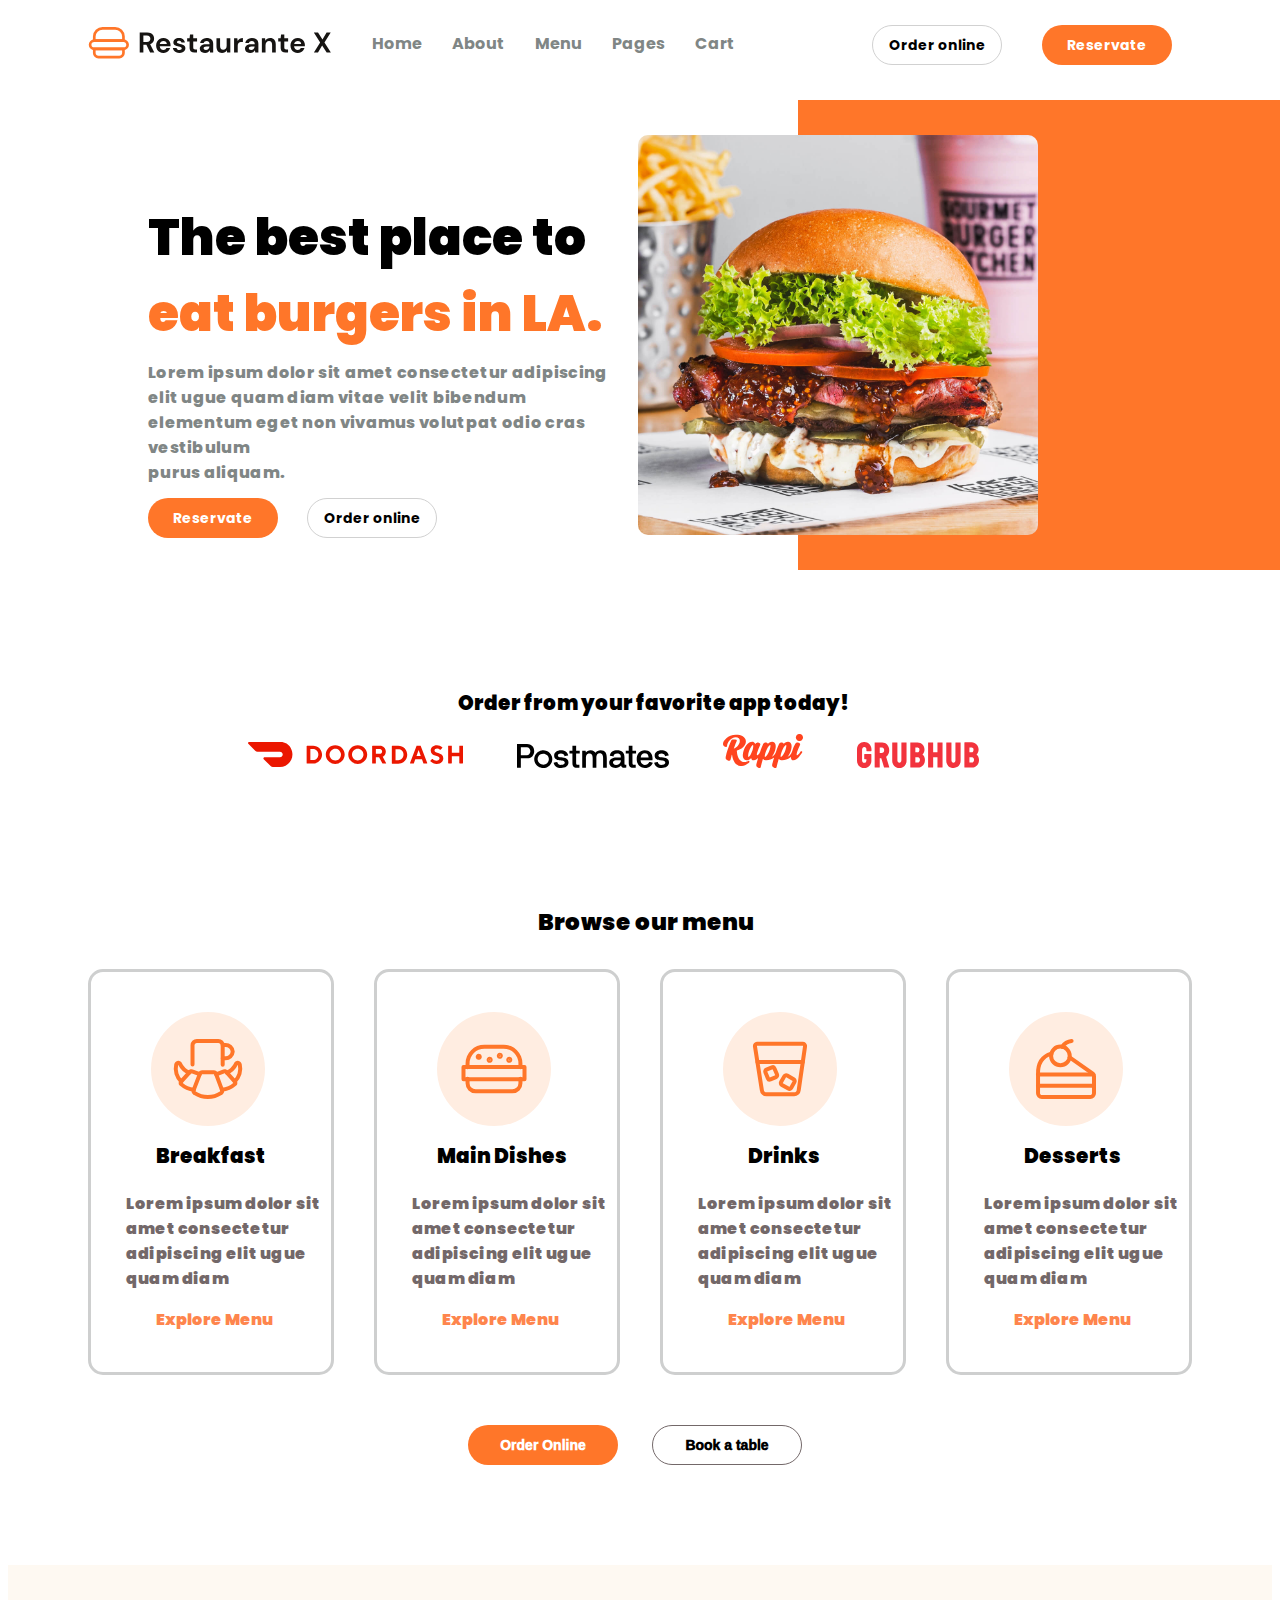
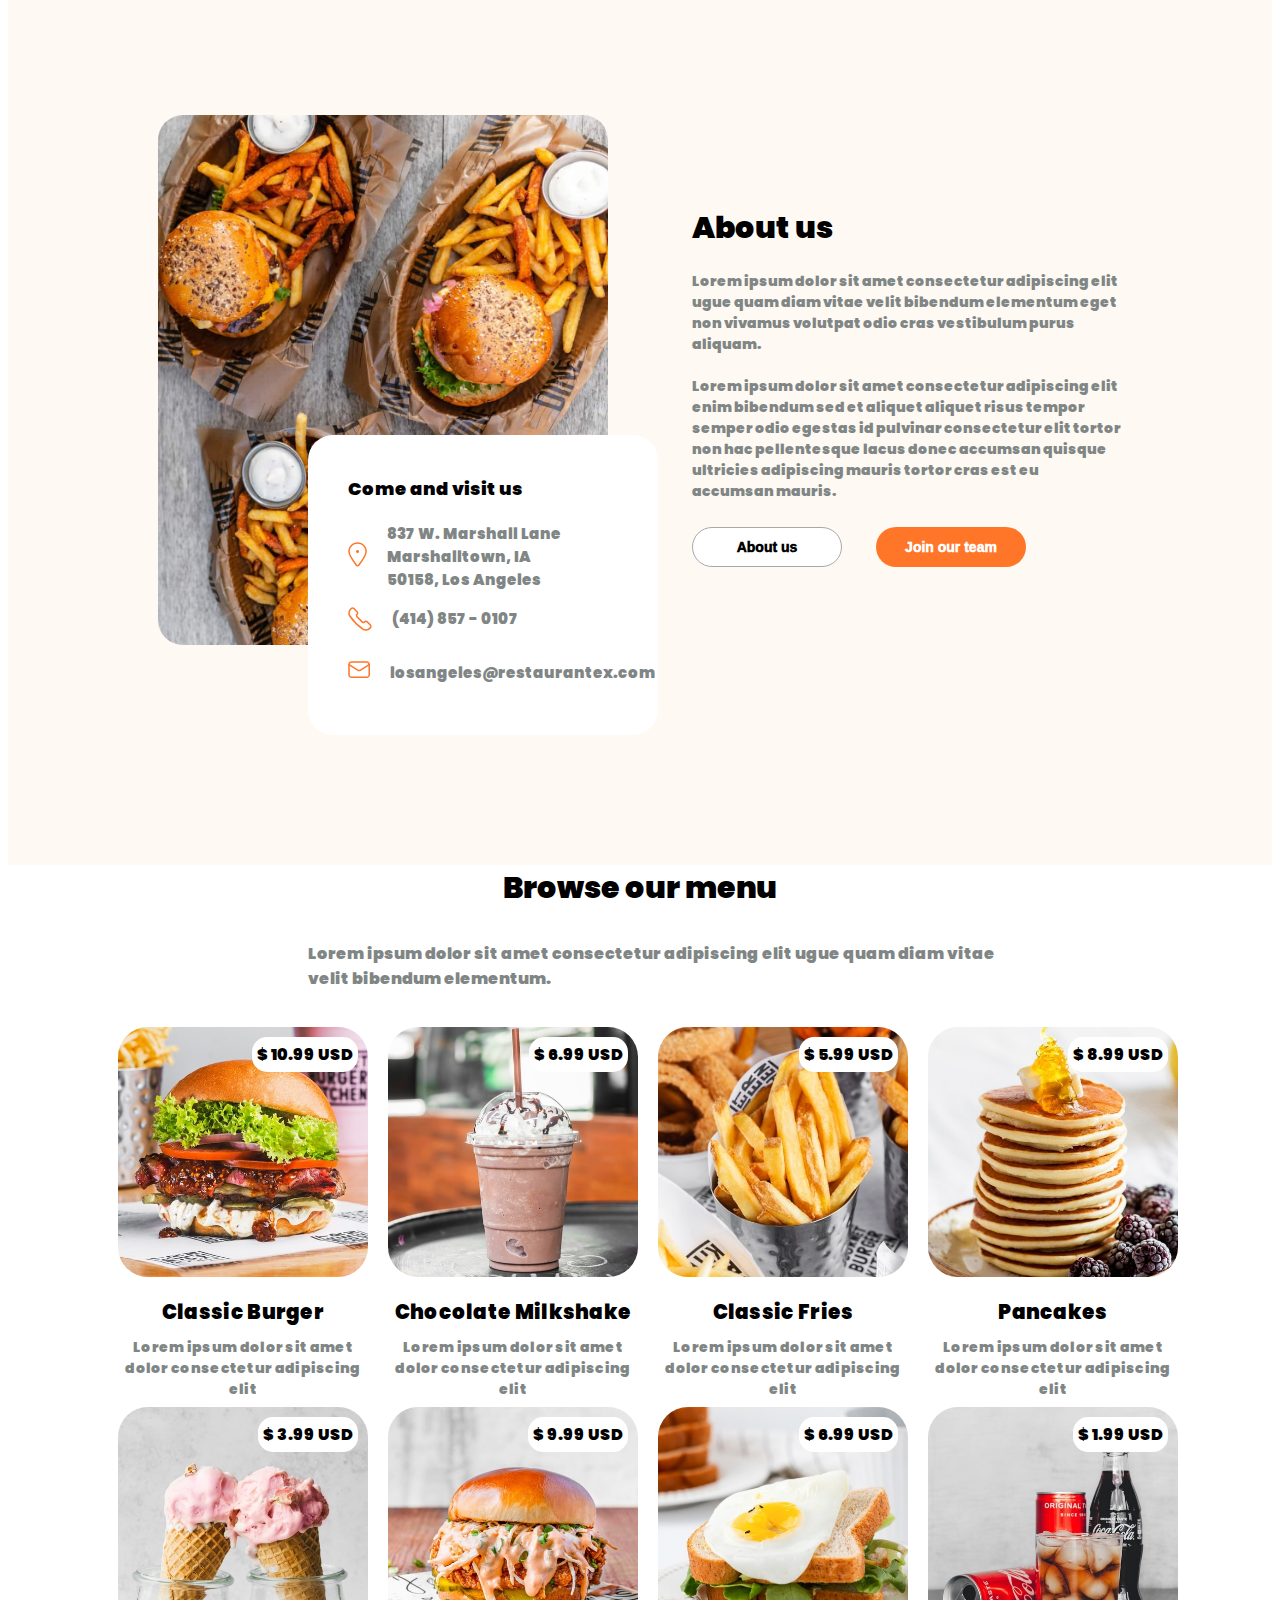
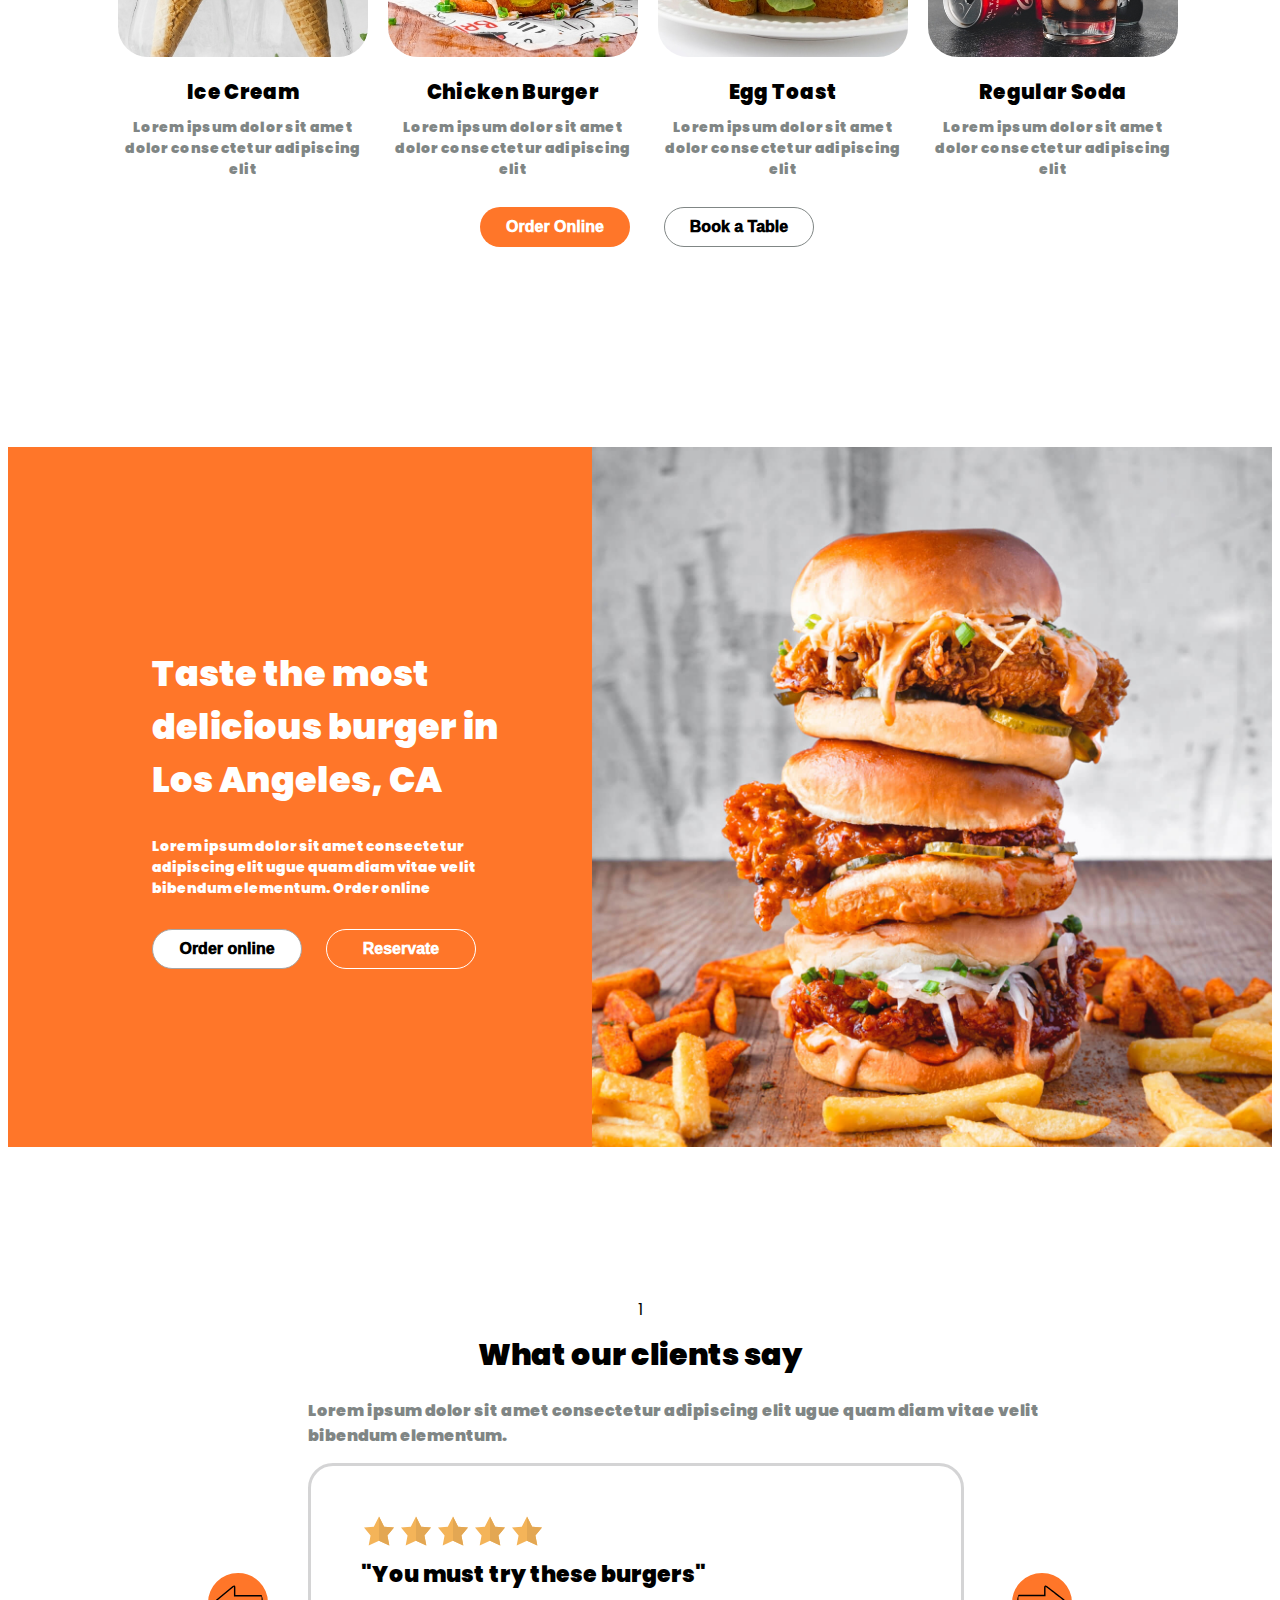
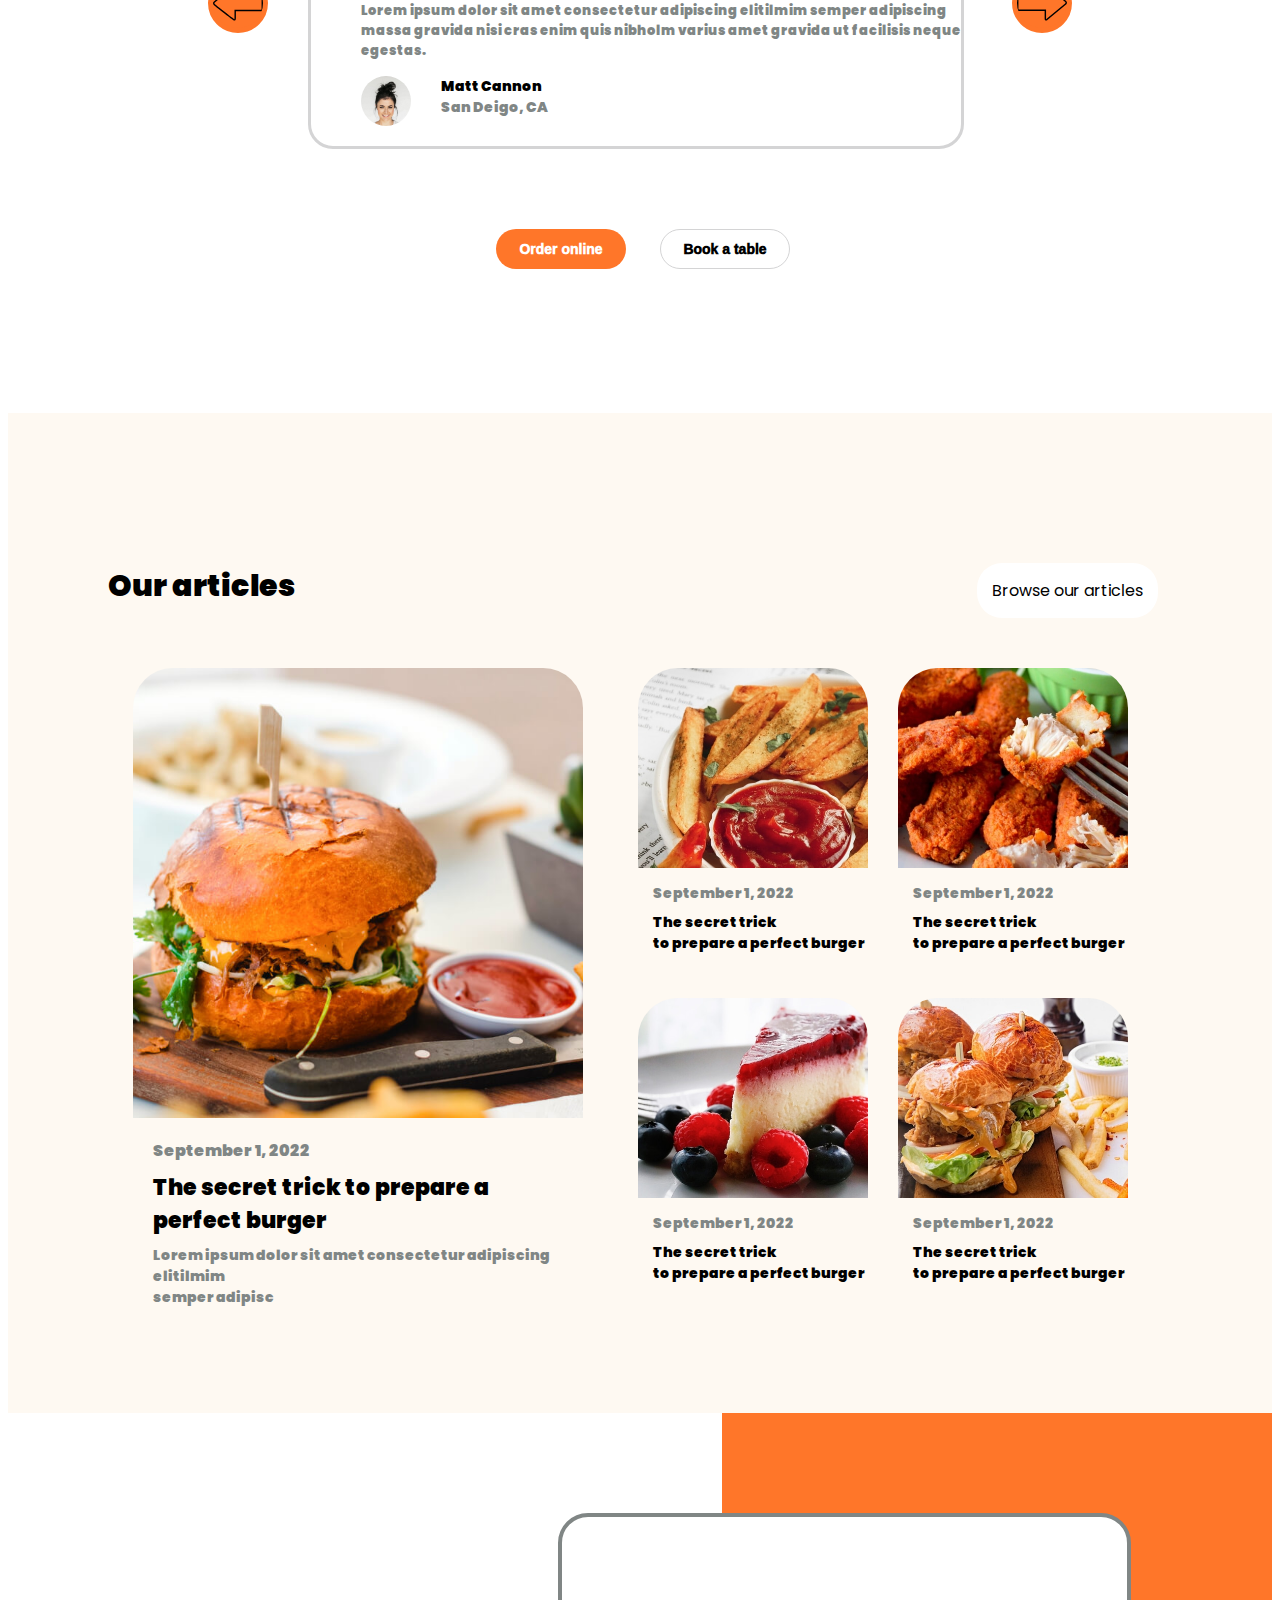
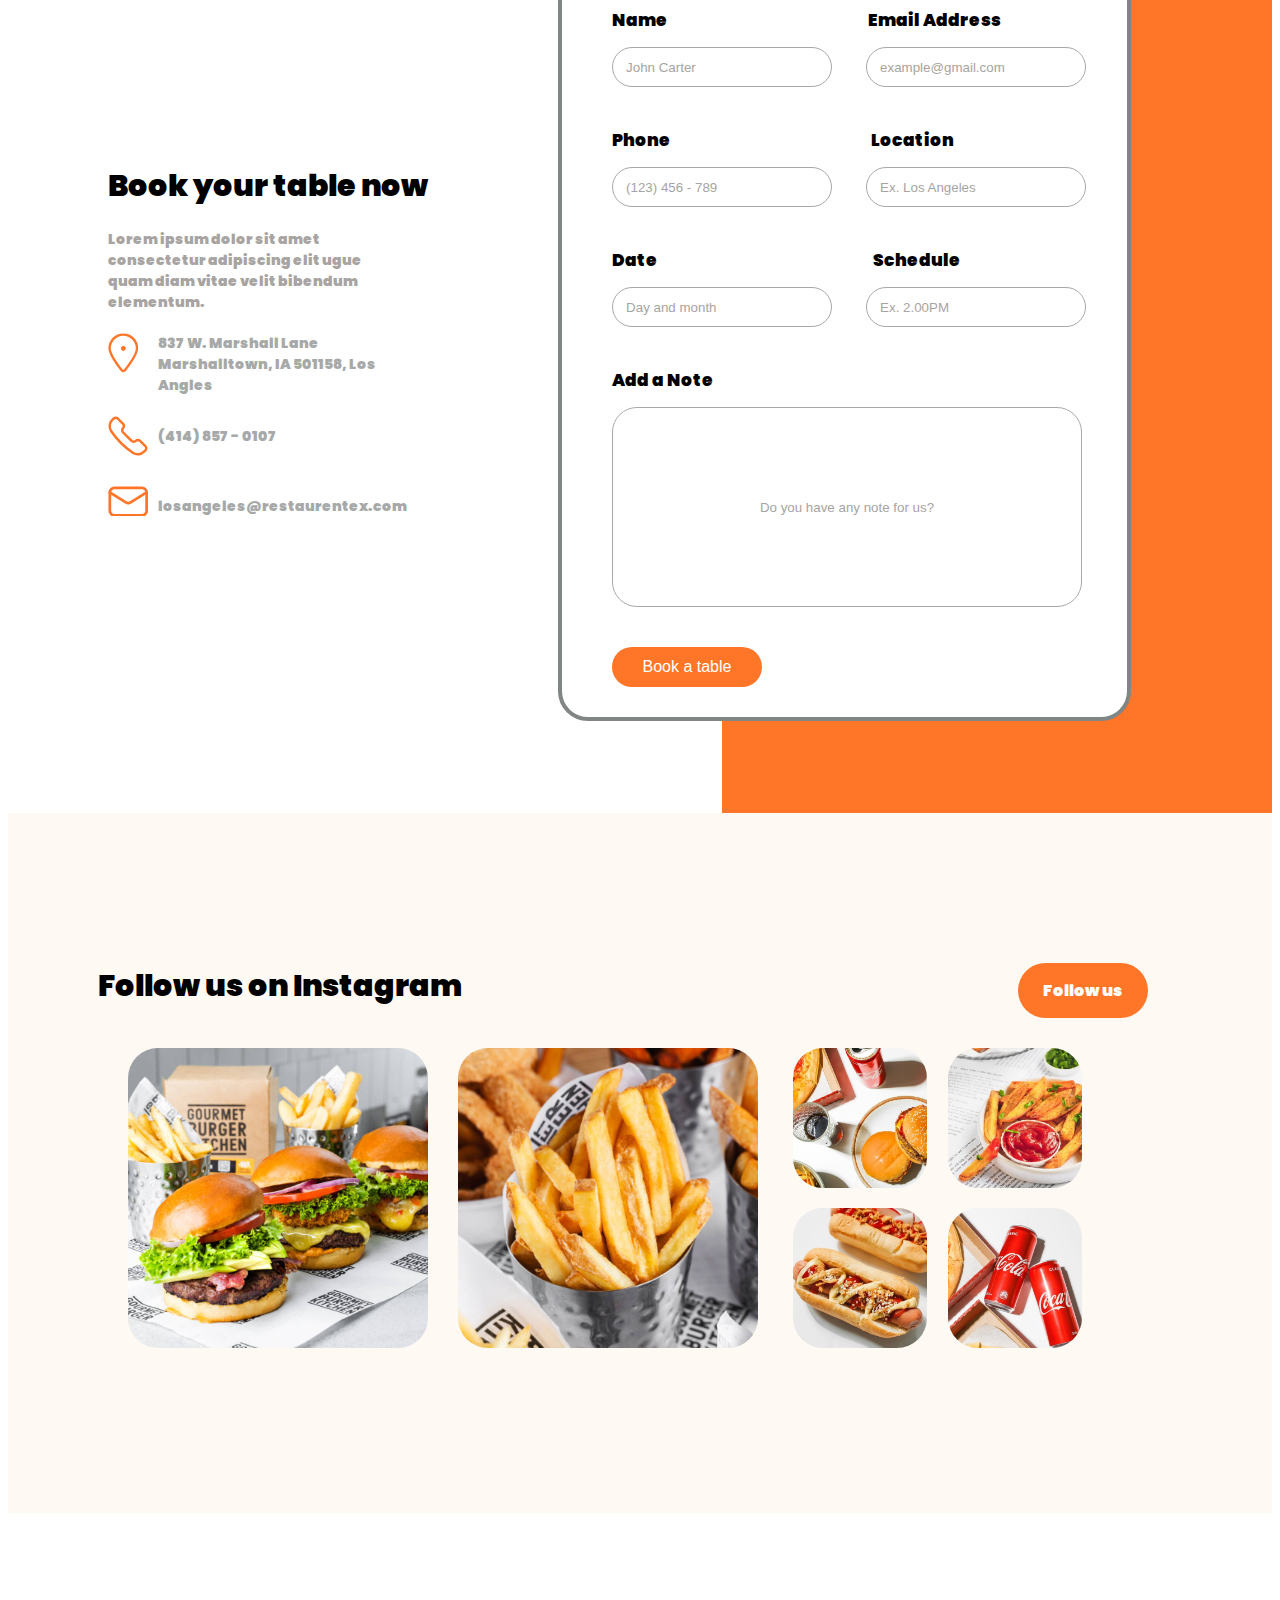
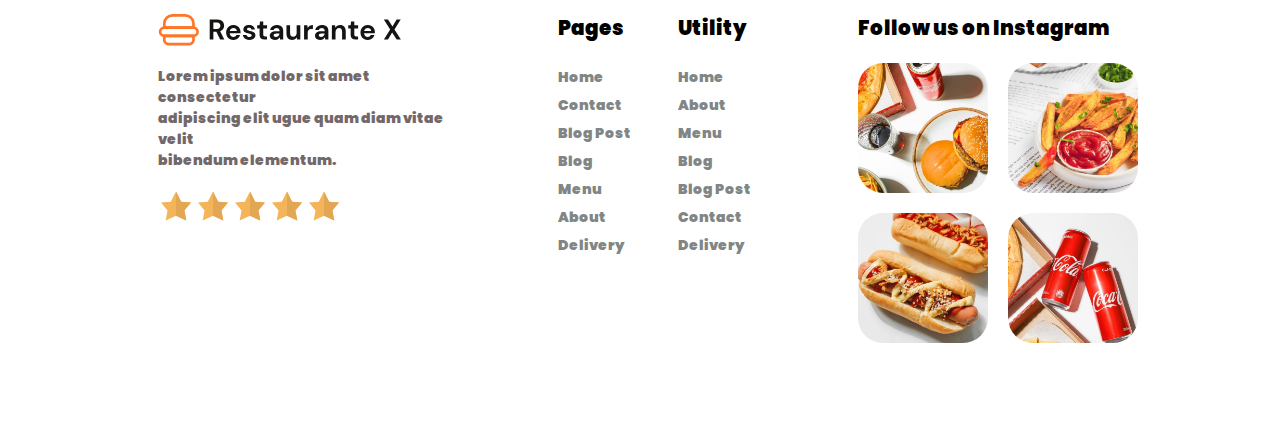
<file: my_app/index.html>
<html>
    <head>
        <title>Atri App</title>

        <link rel="stylesheet" href="styles.css">
        <link rel="preconnect" href="https://fonts.googleapis.com">
        <link rel="preconnect" href="https://fonts.gstatic.com" crossorigin>
        <link href="https://fonts.googleapis.com/css2?family=Poppins:wght@300&display=swap" rel="stylesheet">
        <meta name="viewport" content="width=device-width, initial-scale=1, shrink-to-fit=no">
    </head>
    <body>
        <div class="nav">
            <img src="images/logo.svg" id="logo"></img>

            <ul class="buttons-list">
                <li class="buttons-li">
                    <a href="#" class="buttons">Home</a>
                </li>
                <li class="buttons-li">
                    <a href="#" class="buttons">About</a>
                </li>
                <li class="buttons-li">
                    <a href="#" class="buttons">Menu</a>
                </li>
                <li class="buttons-li">
                    <a href="#" class="buttons">Pages</a>
                </li>
                <li class="buttons-li">
                    <a href="#" class="buttons">Cart</a>
                </li>
            </ul>

            <button class="reservate">Reservate</button>
            <button class="order-online">Order online</button>
        </div>

        <div class="main-content">
            <div class="orange"></div>

            <div class="burger"></div>

            <div class="burger-title-1">The best place to</div>
            <div class="burger-title-2">eat burgers in LA.</div>

            <div class="burger-text">Lorem ipsum dolor sit amet 
                consectetur adipiscing <br>elit ugue quam diam vitae 
                velit bibendum elementum eget non vivamus volutpat 
                odio cras vestibulum <br>purus aliquam.</div>

            <button class="burger-reservate">Reservate</button>
            <button class="burger-order-online">Order online</button>
        </div>

        <div >
            <div class="postmates">Order from your favorite app today!</div>
            <div class="apps-list">
                <ul class="apps">
                    <li class="app">
                        <img src="images/doordash.svg"></img>
                    </li>
                    <li class="app">
                        <img src="images/postamtes.svg"></img>
                    </li>
                    <li class="app">
                        <img src="images/rappi.svg"></img>
                    </li>
                    <li class="app">
                        <img src="images/grubhub.svg"></img>
                    </li>
                </ul>
            </div>
        </div>


        <div class="section-3">
            <div id="browse-head">Browse our menu</div>
            
            <ul class="section-3-list">
                <li class="section-3-items">
                    <div class="section-3-box">
                        <img src="images/breakfast.svg" class="section-3-img"></img>
                        <p class="section-3-title">Breakfast<br></p>
                        <p class="section-3-con">
                            Lorem ipsum dolor sit amet consectetur 
                            adipiscing elit ugue quam diam
                        </p>
                        <p class="section-3-but">Explore Menu</p>
                    </div>
                </li>
                <li class="section-3-items">
                    <div class="section-3-box">
                        <img src="images/main-dishes.svg" class="section-3-img"></img>
                        <p class="section-3-title" style="margin-left : 60px">Main Dishes<br></p>
                        <p class="section-3-con">
                            Lorem ipsum dolor sit amet consectetur 
                            adipiscing elit ugue quam diam
                        </p>
                        <p class="section-3-but">Explore Menu</p>

                    </div>
                </li>
                <li class="section-3-items">
                    <div class="section-3-box">
                        <img src="images/drinks.svg" class="section-3-img"></img>
                        <p class="section-3-title" style="margin-left : 85px">Drinks<br></p>
                        <p class="section-3-con">
                            Lorem ipsum dolor sit amet consectetur 
                            adipiscing elit ugue quam diam
                        </p>
                        <p class="section-3-but">Explore Menu</p>
                    </div>
                </li>
                <li class="section-3-items">
                    <div class="section-3-box">
                        <img src="images/desserts.svg" class="section-3-img"></img>
                        <p class="section-3-title" style = "margin-left: 75px">Desserts<br></p>
                        <p class="section-3-con">
                            Lorem ipsum dolor sit amet consectetur 
                            adipiscing elit ugue quam diam
                        </p>
                        <p class="section-3-but">Explore Menu</p>
                    </div>
                </li>
            </ul>

            <button class="section-3-button" id="order">Order Online</button>
            <button class="section-3-button" id="book">Book a table</button>
        </div>

        <div class="about-section">
            <div class="img-section"></div>
            <div class="contact-section">
                <div id="come-visit-us">Come and visit us</div>
                <div class="icons">
                    <img src="images/map-icon.svg" style="padding-top : 20px" ></img>
                    <a id="map-details">837 W. Marshall Lane<br> Marshalltown, 
                        IA <br>50158, Los Angeles</a>
                    <div></div>
                    <img src="images/phone-icon.svg" style = "padding-top : 40px"></img>
                    <a id="phone-details">(414) 857 - 0107</a>
                    <div></div>
                    <img src="images/email.svg" style="padding-top : 30px"></img>
                    <a id="email-details">losangeles@restaurantex.com</a>
                </div>
            </div>
            <div class="about-us">
                <div id="about-us">About us</div>
                <div id="about-us-content">Lorem ipsum dolor sit amet consectetur adipiscing 
                    elit ugue quam diam vitae velit bibendum elementum 
                    eget non vivamus volutpat odio cras vestibulum purus
                     aliquam.<br><br>
                    Lorem ipsum dolor sit amet consectetur adipiscing 
                    elit enim bibendum sed et aliquet aliquet risus 
                    tempor semper odio egestas id pulvinar consectetur 
                    elit tortor non hac pellentesque lacus donec 
                    accumsan quisque ultricies adipiscing mauris 
                    tortor cras est eu accumsan mauris.</div>

                    <button class="about-us-but" id="about-us-but">About us</button>
                    <button class="about-us-but" id="join-us-but">Join our team</button>
            </div>
        </div>

        <div>
            <div class="browse-menu">Browse our menu</div>
            <div class="browse-menu-content">Lorem ipsum dolor sit amet consectetur 
                adipiscing elit ugue quam diam vitae<br> velit bibendum elementum.</div>
                
            <div class="browse-outline">
                <ul class="browse-list">
                    <li class="browse-items">
                        <div class="browse-box">
                            <div id="browse-img" style="background-image : url('images/classic-burger.jpeg')"></div>
                            <a id="browse-price">$ 10.99 USD</a>
                            <div id="browse-title">Classic Burger</div>
                            <div id="browse-content">Lorem ipsum dolor sit amet<br> dolor 
                                consectetur adipiscing elit</div>
                        </div>
                    </li>
                    <li class="browse-items">
                        <div class="browse-box">
                            <div id="browse-img" style="background-image : url('images/chocolate-milkshake.jpeg')"></div>
                            <a id="browse-price">$ 6.99 USD</a>
                            <div id="browse-title">Chocolate Milkshake</div>
                            <div id="browse-content">Lorem ipsum dolor sit amet<br> dolor 
                                consectetur adipiscing elit</div>
                        </div>
                    </li>
                    <li class="browse-items">
                        <div class="browse-box">
                            <div id="browse-img" style="background-image : url('images/french-fries.jpeg')"></div>
                            <a id="browse-price">$ 5.99 USD</a>
                            <div id="browse-title">Classic Fries</div>
                            <div id="browse-content">Lorem ipsum dolor sit amet<br> dolor 
                                consectetur adipiscing elit</div>
                        </div>
                    </li>
                    <li class="browse-items">
                        <div class="browse-box">
                            <div id="browse-img" style="background-image : url('images/pancakes.jpeg')"></div>
                            <a id="browse-price">$ 8.99 USD</a>
                            <div id="browse-title">Pancakes</div>
                            <div id="browse-content">Lorem ipsum dolor sit amet<br> dolor 
                                consectetur adipiscing elit</div>
                        </div>
                    </li>
                    <li class="browse-items">
                        <div class="browse-box">
                            <div id="browse-img" style="background-image : url('images/ice-cream.jpeg')"></div>
                            <a id="browse-price">$ 3.99 USD</a>
                            <div id="browse-title">Ice Cream</div>
                            <div id="browse-content">Lorem ipsum dolor sit amet<br> dolor 
                                consectetur adipiscing elit</div>
                        </div>
                    </li>
                    <li class="browse-items">
                        <div class="browse-box">
                            <div id="browse-img" style="background-image : url('images/chicken-burger.jpeg')"></div>
                            <a id="browse-price">$ 9.99 USD</a>
                            <div id="browse-title">Chicken Burger</div>
                            <div id="browse-content">Lorem ipsum dolor sit amet<br> dolor 
                                consectetur adipiscing elit</div>
                        </div>
                    </li>
                    <li class="browse-items">
                        <div class="browse-box">
                            <div id="browse-img" style="background-image : url('images/egg-toast.jpeg')"></div>
                            <a id="browse-price">$ 6.99 USD</a>
                            <div id="browse-title">Egg Toast</div>
                            <div id="browse-content">Lorem ipsum dolor sit amet<br> dolor 
                                consectetur adipiscing elit</div>
                        </div>
                    </li>
                    <li class="browse-items">
                        <div class="browse-box">
                            <div id="browse-img" style="background-image : url('images/regular-soda.jpeg')"></div>
                            <a id="browse-price">$ 1.99 USD</a>
                            <div id="browse-title">Regular Soda</div>
                            <div id="browse-content">Lorem ipsum dolor sit amet<br> dolor 
                                consectetur adipiscing elit</div>
                        </div>
                    </li>
                </ul>
            </div>
        </div>

        <div class="browse-buttons">
            <button id="order-online">Order Online</button>
            <button id="book-a-table">Book a Table</button>
        </div>

        <div class="los-angles">
            <div id="big-burger-img"></div>

            <div class="los-angles-content">
                <div id="los-angles-title">Taste the most <br>delicious burger in<br> Los Angeles, CA</div>
                <div id="los-angles-content">Lorem ipsum dolor sit amet consectetur<br> adipiscing elit ugue quam diam vitae velit <br>bibendum elementum. Order online</div>
                <button id="los-order-online">Order online</button>
                <button id="los-reservate">Reservate</button>
            </div>
        </div>

        <div class="cust-reviews">
            <div style="text-align : center">1</div>
            <div id="cust-reviews-title">What our clients say</div>
            <div id="cust-reviews-content">Lorem ipsum dolor sit amet consectetur
                 adipiscing elit ugue quam diam vitae velit<br> bibendum elementum.</div>
        </div>
        <div class="cust-reviews-container">
            <div id="cust-review-left-arrow"></div>
            <div id="cust-reviews-right-arrow"></div>
            <div class="cust-center-box">
                <div class="cust-stars-class">
                    <ul style="list-style : none; display : inline">
                        <li class="cust-stars"></li>
                        <li class="cust-stars"></li>
                        <li class="cust-stars"></li>
                        <li class="cust-stars"></li>
                        <li class="cust-stars"></li>
                    </ul>
                    <div id="cust-center-quote">"You must try these burgers"</div>
                    <div id="cust-center-review">Lorem ipsum dolor sit amet consectetur adipiscing
                         elitilmim semper adipiscing<br> massa gravida nisi cras enim quis 
                         nibholm varius amet gravida ut facilisis neque<br> egestas.</div>

                    <div class="cust-person">
                        <div id="cust-profile"></div>
                        <div class="cust-person-details">
                            <div id="cust-name">Matt Cannon</div>
                            <div id="cust-state">San Deigo, CA</div>
                        </div>
                    </div>
                </div>
            </div>
            <div class="cust-buttons">
                <button id="cust-order-online">Order online</button>
                <button id="cust-book-a-table">Book a table</button>
            </div>
        </div>

        <div class="article"> 
            <div class="article-title">
                <div id="our-article">Our articles</div>
                <div id="articles-browse">Browse our articles</div>
            </div>

            <div class="article-center-box">
                <div class="big-article">
                    <div id="big-article-image"></div>
                    <div id="big-article-date">September 1, 2022</div>
                    <div id="big-article-title">The secret trick to prepare a<br> perfect burger</div>
                    <div id="big-article-content">Lorem ipsum dolor sit amet consectetur adipiscing elitilmim<br> semper adipisc</div>
                </div>

                <div class="small-articles">
                    <div class="small-article">
                        <div class="small-article-image" style="background-image : url('images/article-sauce.jpeg')"></div>
                        <div class="small-article-date">September 1, 2022</div>
                        <div class="small-article-title">The secret trick <br>to prepare a perfect burger</div>
                    </div>
                    <div class="small-article">
                        <div class="small-article-image"  style="background-image : url('images/article-chicken.jpeg')"></div>
                        <div class="small-article-date">September 1, 2022</div>
                        <div class="small-article-title">The secret trick <br>to prepare a perfect burger</div>
                    </div>
                    <div class="small-article">
                        <div class="small-article-image"  style="background-image : url('images/cake.jpeg')"></div>
                        <div class="small-article-date">September 1, 2022</div>
                        <div class="small-article-title">The secret trick <br>to prepare a perfect burger</div>
                    </div>
                    <div class="small-article">
                        <div class="small-article-image"  style="background-image : url('images/article-buns.jpeg')"></div>
                        <div class="small-article-date">September 1, 2022</div>
                        <div class="small-article-title">The secret trick <br>to prepare a perfect burger</div>
                    </div>
                </div>
            </div>

        </div>

        <div class="booking-outer">
            <div class="booking-content">
                <div id="booking-title">Book your table now</div>
                <div id="booking-content-words">Lorem ipsum dolor sit amet <br>
                    consectetur adipiscing elit ugue<br>
                     quam diam vitae velit bibendum <br>elementum.</div>
                     <div class="booking-location">
                        <div id="booking-loca-map-image"></div>
                        <div id="booking-loca-add">837 W. Marshall Lane <br>Marshalltown, IA 501158, Los <br>Angles</div>
                        <div id="booking-loca-ph-image"></div>
                        <div id="booking-loca-ph">(414) 857 - 0107</div>
                        <div id="booking-loca-email-image"></div>
                        <div id="booking-loca-email">losangeles@restaurentex.com</div>
                     </div>
            </div>
            <div id="booking-back"></div>
            <div class="booking-enter">
                <div class="booking-first-line">
                    <div id="line1-one">Name</div>
                    <div id="line1-two">Email Address</div>
                </div>
                <div class="booking-second-line">
                    <input id="line2-one" value="   John Carter" onclick="document.getElementById('line2-one').defaultValue=''">
                    <input id="line2-two"  value="   example@gmail.com" onclick="document.getElementById('line2-one').defaultValue=''">
                </div>
                <div class="booking-third-line">
                    <div id="line3-one">Phone</div>
                    <div id="line3-two">Location</div>
                </div>
                <div class="booking-fourth-line">
                    <input id="line4-one" value="   (123) 456 - 789" onclick="document.getElementById('line2-one').defaultValue=''">
                    <input id="line4-two"  value="   Ex. Los Angeles" onclick="document.getElementById('line2-one').defaultValue=''">
                    </div>
                <div class="booking-fifth-line">
                    <div id="line5-one">Date</div>
                    <div id="line5-two">Schedule</div>
                </div>
                <div class="booking-sixth-line">
                    <input id="line6-one" value="   Day and month" onclick="document.getElementById('line2-one').defaultValue=''">
                    <input id="line6-two"  value="   Ex. 2.00PM" onclick="document.getElementById('line2-one').defaultValue=''">
                    </div>
                <div class="booking-seventh-line">
                    <div id="line7-one">Add a Note</div>
                </div>
                <div class="booking-eigth-line">
                    <input id="line8-one" value="Do you have any note for us?" onclick="document.getElementById('line2-one').defaultValue=''">
                    </div>
                <div class="booking-ninth-line">
                    <button id="booking-button">Book a table</button>
                </div>
            </div>
        </div>

        <div class="insta">
            <div class="insta-title">
                <a id="insta-title">Follow us on Instagram</a>
                <a id="insta-follow">Follow us</a>
            </div>
            <div class="insta-center">
                <div id="insta-first"></div>
                <div id="insta-second"></div>
                <div id="insta-third">
                    <div class="insta-third-obj" style="background-image : url('images/insta-burgers.jpeg')"></div>
                    <div class="insta-third-obj" style="background-image : url('images/insta-sauce.jpeg')"></div>
                    <div class="insta-third-obj" style="background-image : url('images/insta-hotdog.jpeg')"></div>
                    <div class="insta-third-obj" style="background-image : url('images/insta-coke.jpeg')"></div>
                </div>
            </div>
        </div>

        <div class="footer">
            <div class="footer-one">
                <img id="footer-one-image" src="images/logo.svg"></img>
                <div id="footer-one-content">Lorem ipsum dolor sit amet consectetur <br>adipiscing
                     elit ugue quam diam vitae velit<br> bibendum elementum.</div>
                    <div class="footer-stars-out">
                            <a class="footer-stars"></a>
                            <a class="footer-stars"></a>
                            <a class="footer-stars"></a>
                            <a class="footer-stars"></a>
                            <a class="footer-stars"></a>
                    </div>

            </div>
            <div class="footer-one">
                <div class="footer-list-one">
                    <div id="footer-list-one-title">Pages</div>
                    
                </div> 
                <ul id="footer-list-one-ul">
                    <li>Home</li>
                    <li>Contact</li>
                    <li>Blog Post</li>
                    <li>Blog</li>
                    <li>Menu</li>
                    <li>About</li>
                    <li>Delivery</li>
                </ul>
                <div class="footer-list-two">
                    <div id="footer-list-two-title">Utility</div>
                </div>  
                <ul id="footer-list-two-ul">
                    <li>Home</li>
                    <li>About</li>
                    <li>Menu</li>
                    <li>Blog</li>
                    <li>Blog Post</li>
                    <li>Contact</li>
                    <li>Delivery</li>
                </ul>     
            </div>
            <div class="footer-one">
                <div id="footer-three-title">Follow us on Instagram</div>
                <div class="footer-three-container">
                    <div class="footer-three-image" style="background-image: url('images/insta-burgers.jpeg');"></div>
                    <div class="footer-three-image" style="background-image: url('images/insta-sauce.jpeg');"></div>
                    <div class="footer-three-image" style="background-image: url('images/insta-hotdog.jpeg');"></div>
                    <div class="footer-three-image" style="background-image: url('images/insta-coke.jpeg');"></div>
                </div>
            </div>
        </div>
    </body>
</html>
</file>
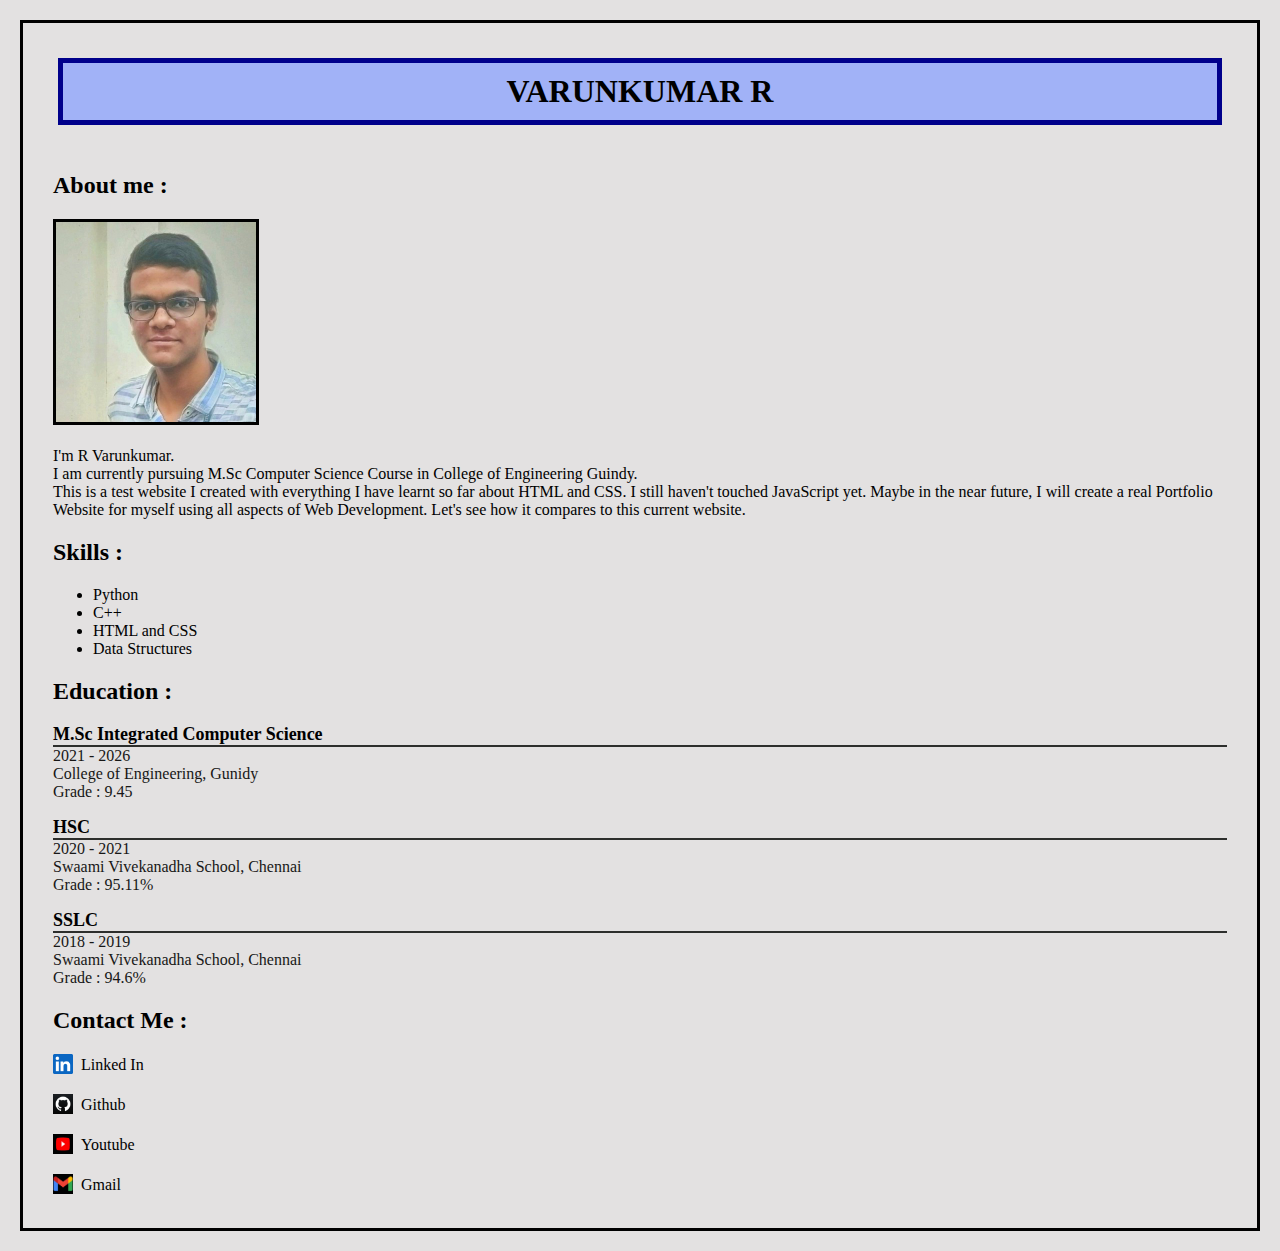
<file: site/testfile.html>
<!doctype html>
<html>
<head>
	<title>
		Practice Website
	</title>

	<style>
		body {
			background-color : #e3e1e1;
			margin : 20px;
			border : 3px solid black;
			padding : 30px;
		}
		h1 {
			color :black;
			background-color: #a1b2f7;
			text-align: center;
			border : 5px solid;
			border-color: darkblue;
			margin : 5px;
			padding : 10px;
			font-family : "Georgia";
		}
		#Linkedin, #Github, #Youtube, #Gmail {
			font-family : "Cambria";
			text-decoration : none;
			visibility: none;
			position : relative;
			bottom : 4px;
			left : 8px;
			color : black;
		}		
		h2 {
			font-family : "Cambria";
		}
		#paboutme {
			font-family : "Cambria";
		}
		#skills {
			font-family : "Cambria";
		}
		.edu:hover  {
			background-color: #bfbcbb;
			color : black
			border : 2px solid;
			padding : 5px;
		}
		.edu .course {
			font-size : 18px;
			font-weight : 800;
			font-family: "Garamond";
		}
		.edu .year {
			font-family : "Calibri";
			color : #171716;
			border-top : 2px solid #2d2e2c;
		}
		.edu .insti, .grade {
			font-family : "Calibri";
			color : #171716;
		}

	</style>
</head>
<body>
		<h1>VARUNKUMAR R</h1>

		<h2><br>About me : </h2>
		<img id = "paboutme" src = "prof.jpeg" height = "200", width = "200" border = "3px" ><br><br>I'm R Varunkumar.<br> I am currently pursuing M.Sc Computer Science Course in College of Engineering Guindy. <br>This is a test website I created with everything I have learnt so far about HTML and CSS. I still haven't touched JavaScript yet. Maybe in the near future, I will create a real Portfolio Website for myself using all aspects of Web Development. Let's see how it compares to this current website.</img>

		<h2>Skills : </h2>
		<ul id = "skills">
			<li>Python</li>
			<li>C++</li>
			<li>HTML and CSS</li>
			<li>Data Structures</li>
		</ul>



		<h2>Education : </h2>
		<div class = "edu">
			<div class = "course">M.Sc Integrated Computer Science</div>
			<div class = "year">2021 - 2026<br></div>
            <div class = "insti">College of Engineering, Gunidy</div>
            <div class = "grade">Grade : 9.45<br></div>
        </div>
        <p></p>
        <div class = "edu">
			<div class = "course">HSC</div>
			<div class = "year">2020 - 2021<br></div>
            <div class = "insti">Swaami Vivekanadha School, Chennai</div>
            <div class = "grade">Grade : 95.11%<br></div>
        </div>
        <p></p>
        <div class = "edu">
			<div class = "course">SSLC</div>
			<div class = "year">2018 - 2019<br></div>
            <div class = "insti">Swaami Vivekanadha School, Chennai</div>
            <div class = "grade">Grade : 94.6%<br></div>
        </div>


        <footer>

		<h2>Contact Me : </h2>

		<img src = "linkedin.png" height = "20" width = "20"></img><a id = "Linkedin" href = "https://www.linkedin.com/in/varunkumar-raman-6252b6240/" title = "Linked In" target = "_blank">Linked In</a>
		<p></p>
		<img src = "github.png" height = "20" width = "20"></img><a id = "Github" href = "https://github.com/Varunkumar0812" target = "_blank" title = "Github">Github</a>
		<p></p>
		<img src = "youtube.jpg" height = "20" width = "20"></img><a  id = "Youtube" href = "https://www.youtube.com/channel/UCDebI17U0SOMTKUA8BmivDA" target = "_blank" title = "Youtube">Youtube</a>
		<p></p>
		<img src = "gmail.jpg" height = "20" width = "20"></img><a  id = "Gmail" href = "https://mail.google.com/mail/u/0/#inbox" target = "_blank" title = "Gmail">Gmail</a>
	</footer>


	</body>
</html>
</file>
<file: my_app/styles.css>
body {
    font-family : "Poppins", sans-serif;
}

.nav {
    background-color: white;
    padding-top : 7px;
    margin-left : 80px;
    padding-bottom : 30px;
    height : 35px;

}

#logo {
    padding-top : 11px;
    position : relative;
    float : left;
}

.buttons {
    text-decoration : none;
    color : #808685;
    font-size : 16px;
    font-weight : 700;
}

.buttons-list  {
    list-style-type : none;
    margin-left : 0px;
    position : relative;
    float : left;
}

.buttons-li {
    display : inline;
    margin-right : 26px;
}

.reservate{
    position : relative;
    float : right;
    background-color : #ff7629;
	color: white;
	border: 1px;
    border-radius : 20px;
	font: inherit;
	cursor: pointer;
	outline: inherit;
    margin-right: 100px;
    margin-top : 10px;
    height : 40px;
    width : 130px;
    font-size : 14px;
    font-weight : 700;
}

.order-online {
    position : relative;
    float : right;
	background: none;
	color: inherit;
	border: 1.5px solid #d1d1d1; 
    border-radius : 20px;
	font: inherit;
	cursor: pointer;
	outline: inherit;
    margin-right : 40px;
    margin-top : 10px;
    height : 40px;
    width : 130px;
    font-size : 14px;
    font-weight : 700;
}

.main-content {
    position : relative;

}

.orange {
    position : absolute;
    float : right;
    background-color: #ff7629;
    margin-top : 20px;
    margin-left : 790px;
    height : 470px;
    width : 500px;
}

.burger  {
    position : absolute;
    float : right;
    margin-left : 630px;
    margin-top : 55px;
    height : 400px;
    width : 400px;
    background-image: url('images/burger.jpeg');
    background-size : cover;
    border-radius : 10px;
}

.burger-title-1 {
    font-size : 50px;
    font-weight : 1000;
    margin-left : 140px;
    padding-top : 120px;
}

.burger-title-2 {
    font-size : 50px;
    font-weight : 1000;
    color :#ff7629;
    margin-left : 140px;
}

.burger-text {
    margin-left : 140px;
    letter-spacing: 0.3px;
    font-size : 16px;
    font-weight : 800;
    margin-top : 8px;
    color :#808685;
    width : 480px;
}

.burger-reservate {
    background-color : #ff7629;
	color: white;
	border: 1px;
    border-radius : 20px;
	font: inherit;
	cursor: pointer;
	outline: inherit;
    margin-top : 13px;
    margin-left : 140px;
    height : 40px;
    width : 130px;
    font-size : 14px;
    font-weight : 700;
}

.burger-order-online {
    background-color : white;
	color: black;
	border: 1px solid #d1d1d1;
    border-radius : 20px;
	font: inherit;
	cursor: pointer;
	outline: inherit;
    margin-right: 100px;
    margin-top : 13px;
    margin-left : 25px;
    height : 40px;
    width : 130px;
    font-size : 14px;
    font-weight : 700;
}

.postmates {
    margin-top : 150px;
    width : 500px;
    position : relative;
    margin-left : 450px;
    font-size : 20px;
     
    font-weight : 1000;
}

.apps {
    list-style: none;
}

.app {
    display : inline;
    margin-right : 50px;
    height : 50px;
    width : 100px;
}

.apps-list {
    margin-left : 200px;

}

.section-3 {
    margin-top : 130px;
}

#browse-head {
    margin-left : 530px;
    font-size : 23px;
    font-weight : 1000;
}

.section-3-list {
    list-style : none;
    position : relative;
    margin-top : 30px;

}

.section-3-items {
    display : inline;

}

.section-3-box {
    height : 400px;
    width : 240px;
    float : left;
    border : 3px solid #cecfcf;
    border-radius : 15px;
    margin-left : 40px;

}

.section-3-img {
    margin-top : 40px;
    margin-left : 60px;
}

.section-3-title {
    margin-top : 15px;
    margin-left : 65px;
    font-size  : 20px;
    font-weight : 1000;
}

.section-3-con {
    margin-top : 10px;
    margin-left : 35px;
    font-size : 16px;
    font-weight : 1000;
    letter-spacing : 0.2px;
    color : #736869;
}

.section-3-but {
    margin-left : 65px;
    margin-top : 10px;
    font-size : 16px;
    font-weight : 1000;
    color :#fe854d;
}

.section-3-button {
    margin-top : 50px;
    margin-left : 460px;
    height : 40px;
    width : 150px;
    border-radius : 25px;
    font-size : 14px;
    font-weight : 1000; 
}

#order {
    color : white;
    background-color: #ff7629;
    border : 0px;
}

#book {
    color : rgb(0, 0, 0);
    background-color: white;
    border : 1px solid #736869;
    margin-left : 30px;
}

#order:hover , #book:hover{
    cursor : pointer;
}

.about-section {
    background-color: #fef9f2;
    height : 900px;
    margin-top : 100px;
    position : relative;

}

.img-section {
    background-color: black;
    height : 530px;
    width : 450px;
    border-radius : 25px;
    margin-top : 150px;
    margin-left : 150px;
    background-image: url("images/burgers.jpeg");
    background-size : cover; 
    float : left;
}

.about-us {
    height : 400px;
    width : 430px;
    float : right;
    margin-right : 150px;
    margin-top : 240px;
}

#about-us {
    font-size : 30px;
     
    font-weight : 1000;
}

#about-us-content {
     
    font-size : 14px;
    font-weight : 1000;
    margin-top : 20px;
    color:#808685;

}

.about-us-but {
    height : 40px;
    width : 150px;
    border-radius : 25px;
    margin-top : 25px;
    margin-right : 30px;  
    font-size: 14px;
    font-weight : 1000;
     

}

#join-us-but {
    background-color: #ff7629;
    color :white;
    border : none;

}

#about-us-but {
    background-color : white;
    color :black;
    border : 1px solid #a7a9a9;
}

#about-us-but:hover, #join-us-but {
    cursor : pointer;
}

.contact-section {
    background-color:white;
    height : 300px;
    width : 350px;
    position : absolute;
    float : left;
    margin-left : 300px;
    margin-top : 470px;
    border-radius : 25px;
}

#come-visit-us {
    margin-top : 40px;
    margin-left : 40px;
    font-size : 18px;
    font-weight : 1000;
}

.icons {
    margin-left : 40px;
    margin-top : 20px;
    position : relative;
}

#map-details {
    position : absolute;
    float : right;
    margin-left : 20px;
    font-size :15px;
    font-weight : 1000;
    color :#808685;
}

#phone-details {
    position : absolute;
    float : right;
    margin-left : 20px;
    margin-top : 40px;
    font-size :15px;
    font-weight : 1000;
    color :#808685;
}

#email-details {
    position : absolute;
    float : right;
    margin-left : 20px;
    margin-top : 30px; 
    font-size :15px;
    font-weight : 1000;
    color :#808685;
}

.browse-menu {
    text-align : center;
    font-size : 30px;
    font-weight : 1000;
     
}

.browse-menu-content {
    font-size : 16px;
    font-weight : 1000; 
    margin-left : 300px;
    margin-top : 30px;
    color :#808685;
}

.browse-outline {
    padding-left : 50px;
    height: 800px;
}

.browse-list {
    list-style : none;
    position : relative;
}

.browse-items {
    display : inline;
    position : relative;
}

.browse-box {
    height : 360px;
    width : 250px;
    border-radius : 30px;
    background-color :white;
    float : left;  
    margin-left : 20px; 
    margin-top : 20px;
}

#browse-img {
    height : 250px;
    width : 250px;
    border-radius : 30px;
    background-size :cover;
}

#browse-price {
    position : relative;
    margin-top : -240px;
    margin-right : 10px;
    background-color: white;
    padding : 5px;
    font-weight : 1000;
    font-size : 16px;
    float : right;
    border-radius: 15px;
}

#browse-title {
    text-align : center;
    margin-top : 20px;
    font-size : 20px;
    font-weight : 1000;
    letter-spacing : 0.3px;
}

#browse-content {
    text-align : center;
    margin-top : 10px;
    font-size : 14px;
    font-weight : 1000;
    letter-spacing : 0.3px; 
    color :#808685;
}

.browse-buttons {
    padding-left : 30px;
    width : 350px;
    height : 40px;
    margin : auto;
}

.browse-buttons > #order-online {
    height : 40px;
    width : 150px;
    border-radius : 20px;
    border: none;
    background-color: #ff7629;
    font-size : 16px;
    font-weight : 1000;
    color :white;  
}

.browse-buttons > #book-a-table {
    height : 40px;
    width : 150px;
    margin-left : 30px;
    border-radius : 20px;
    border: 1px solid #808685;
    background-color:white;
    font-size : 16px;
    font-weight : 1000;
     

}

.browse-buttons > #order-online:hover, .browse-buttons > #book-a-table:hover{
    cursor : pointer;
}


.los-angles {
    margin-top : 200px;
    height : 700px;
    background-color: #ff7629;
    position : relative;
}

#big-burger-img {
    float : right;
    height : 700px;
    width : 680px;
    background-image : url("images/big-burger-img.jpeg");
    background-size : cover;
}

.los-angles-content {
    float : right;
    height : 400px;
    width  :400px;
    margin-left : 140px;
    margin-right : 40px;
    margin-top : 200px;
}

#los-angles-title {
    font-size: 35px;
    font-weight : 1000;
    color : white;
}

#los-angles-content {
    font-size : 14px;
     
    font-weight:  1000;
    margin-top : 30px;
    color : white;
}

#los-order-online {
    height : 40px;
    width : 150px;
    background-color:white;
    color : black;
    font-size : 16px;
    font-weight : 1000;
    border-radius: 25px;
    margin-top : 30px;
    border : 1px solid #a7a4a2;
}


#los-reservate {
    height : 40px;
    width : 150px;
    margin-left : 20px;
    margin-top : 30px;
    background-color: #ff7629;
    color : white;
    font-size : 16px;
    font-weight : 1000;
    border-radius: 25px;
    border : 1px solid white;
}

#los-order-online:hover, #los-reservate {
    cursor : pointer;
}

.cust-reviews {
    margin-top : 150px;
}

#cust-reviews-title {
    text-align : center;
    font-size : 30px;
    margin-top : 10px;
    font-weight : 1000;
}

#cust-reviews-content {
    margin-left : 300px;
    font-size: 16px;
    font-weight : 1000;
    color :#808685;
    margin-top : 20px;
}

.cust-reviews-container {
    position : relative;
    height : 400px;
    margin-top : 10px;
    margin-left : 200px;
}

#cust-review-left-arrow {
    background-image : url("images/left-arrow.svg");
    background-color: #ff7629;
    border-radius : 30px;   
    border : 5px solid #ff7629;
    height : 50px;
    width : 50px;
    float : left;
    margin-top : 110px;
}

#cust-reviews-right-arrow {
    background-image : url("images/right-arrow.svg");
    background-color: #ff7629;
    border-radius : 30px;   
    border : 5px solid #ff7629;
    height : 50px;
    width : 50px;
    float : right;
    margin-right : 200px;
    margin-top : 110px;
}

.cust-center-box {
    height : 280px;
    width : 650px;
    border : 3px solid #d4d4d5;
    border-radius : 25px;
    margin-left : 100px;
    margin-top : 15px;
}

.cust-stars-class {
    margin-top  : 50px;
    margin-left : 10px;
}

.cust-stars {
    background-image: url("images/star.svg");
    height : 30px;
    width : 30px; 
    display : inline-block;
    margin-left : 3px;
}

#cust-center-quote {
    font-size : 22px;
    font-weight : 1000;
    margin-left : 40px;
    margin-top : 5px;
}

#cust-center-review {
    font-size : 13px;
    font-weight : 1000;
    margin-left: 40px;
    margin-top : 10px;
    color :#808685;
}

.cust-person {
    position : relative;
    margin-left : 40px;
    margin-top : 15px;
}

#cust-profile {
    float : left;
    height : 50px;
    width  : 50px;
    border-radius : 25px;
    background-image: url("images/matt-damon.jpg");
    background-size: cover;
}

.cust-person-detials {
    float : left;
    margin-left : 100px;
}

#cust-name {
    font-size : 14px;
     
    font-weight : 1000;
    margin-left : 80px;
}

#cust-state {
    font-size : 14px;
     
    font-weight : 1000;
    margin-left : 80px; 
    color : #808685;
}

.cust-buttons {
    margin-top : 80px;
    text-align : center;
    width : 870px;
    border-bottom : 150px solid white;
}

#cust-order-online {
    height : 40px;
    width : 130px;
    background-color: #ff7629;
    border : none;
    border-radius : 25px;
    font-size: 14px;
     
    font-weight : 1000;
    color : white;
    margin-right : 30px;
}

#cust-book-a-table {
    height : 40px;
    width : 130px;
    background-color: white;
    border : 1px solid #d4d4d5;
    border-radius : 25px;
    font-size: 14px;
     
    font-weight : 1000;
}

#cust-order-online:hover, #cust-book-a-table {
    cursor : pointer;
}

.article {
    height : 1000px;
    margin-top : 150px;
    background-color: #fef9f2;
    position : relative;
}

.article-title {
    margin-top : 150px;
    margin-left : 100px;
    float : left;
    position : relative;
    background-color: #fef9f2;
    width : 1050px;
}

#our-article {
    float : left;
    font-size : 30px;
     
    font-weight : 1000;
}

#articles-browse {
    float : right;
    padding : 15px;
    background-color: white;
    border-radius : 25px;
}

.article-center-box {
    height : 700px;
    width : 1050px;
    float : left;
    margin-left : 100px;
    margin-top : 25px;
    position : relative;
}

.big-article {
    height : 650px;
    width : 450px;
    float : left;
    margin-top : 25px;
    margin-left : 25px;
    margin-right : 25px;
}

.small-articles {
    height : 700px;
    width : 550px;
    float : left;
    position : relative;
}

.small-article {
    height : 305px;
    width : 230px;
    float : left;
    margin-left : 30px;
    margin-top : 25px;
}

#big-article-image {
    background-image : url("images/article-burger.jpeg");
    background-size : cover;
    height : 450px;
    width : 450px;
    border-top-left-radius: 40px;
    border-top-right-radius : 40px;
}

#big-article-date {
    margin-left : 20px;
    margin-top : 20px;
    font-size: 16px;
     
    font-weight : 1000;
    color :#808685;
}

#big-article-title {
    margin-left : 20px;
    margin-top : 8px;
    font-size : 22px;
     
    font-weight : 1000;
}

#big-article-content {
    margin-left : 20px;
    margin-top : 8px;
    font-size: 14px;
     
    font-weight : 1000;
    color :#808685;
}

.small-article-image {
    height : 200px;
    background-size : cover;
    border-top-left-radius : 40px;
    border-top-right-radius : 40px;
}

.small-article-date {
    margin-left : 15px;
    margin-top : 15px;
    font-size : 14px;
     
    font-weight : 1000;
    color :#808685;
}

.small-article-title {
    margin-top : 8px;
    margin-left : 15px;
    font-size: 14px;
     
    font-weight : 1000;
}

.booking-outer {
    height : 1000px;
    position : relative;
}

#booking-back {
    height : 1000px;
    width : 550px;
    position : relative;
    float : right;
    background-color: #ff7629;
}

.booking-content {
    height : 500px;
    width : 400px;
    float : left;
    margin-top : 350px;
    margin-left : 100px;
}

.booking-enter {
    background-color: white;
    height : 800px;
    width : 565px;
    position : absolute;
    float: right;
    margin-left : 550px;
    margin-top : 100px;
    border-radius : 30px;
    border : 4px solid #808685;
}

#booking-title {
    font-size : 30px;
    font-weight : 1000;
     
}

#booking-content-words {
    margin-top : 20px;
    font-size : 14px;
    font-weight : 1000;
     
    color :#a7a4a2;
}

.booking-location {
    height : 200px;
    width : 400px;
    margin-top : 20px;
    position : relative;
}

#booking-loca-map-image {
    background-image: url("images/map-icon.svg");
    background-size : cover;
    height : 40px;
    width : 30px;   
    float : left;
}

#booking-loca-add {
    font-size : 14px;
     
    font-weight: 1000;
    color :#a7a9a9;
    margin-left : 50px;
}

#booking-loca-ph-image {
    height : 40px;
    width : 40px;
    background-image: url("images/phone-icon.svg");
    background-size: cover;
    margin-top : 20px;
    float : left;
}

#booking-loca-ph {
    font-size : 14px;
     
    font-weight: 1000;
    color :#a7a9a9;
    float : left;
    margin-top : 30px;
    margin-left : 10px;
}

#booking-loca-email-image {
    height : 30px;
    width : 40px;
    background-image: url("images/email.svg");
    background-size: cover;
    float : left;
    margin-top : 30px;
    margin-right : 400px;
}

#booking-loca-email {
    font-size : 14px;
     
    font-weight: 1000;
    color :#a7a9a9;
    float : left;
    margin-top : -20px;
    margin-left : 50px;
}

.booking-first-line {
    margin-top : 90px;
    margin-left : 50px;
    font-size: 17px;
    font-weight : 1000;
     
}

#line1-one {
    float : left;
}

#line1-two {
    float : left;
    margin-left : 200px;
}

.booking-second-line {
    margin-left : 50px;
    margin-top : 130px;
}

#line2-one {
    height : 40px;
    width : 220px;
    border-radius : 25px;
    border: 1px solid #a7a9a9;
    color :#a7a4a2;
}

#line2-two   {
    height : 40px;
    width : 220px;
    border-radius : 25px;
    margin-left : 30px;
    border: 1px solid #a7a9a9;
    color :#a7a4a2;
}

.booking-third-line {
    margin-top : 40px;
    margin-left : 50px;
    font-size: 17px;
    font-weight : 1000;
     
}

#line3-one {
    float : left;
}

#line3-two {
    float : left;
    margin-left : 200px;
}

.booking-fourth-line {
    margin-left : 50px;
    margin-top : 80px;
}

#line4-one {
    height : 40px;
    width : 220px;
    border-radius : 25px;
    border: 1px solid #a7a9a9;
    color :#a7a4a2;
}

#line4-two   {
    height : 40px;
    width : 220px;
    border-radius : 25px;
    margin-left : 30px;
    border: 1px solid #a7a9a9;
    color :#a7a4a2;
}

.booking-fifth-line {
    margin-top : 40px;
    margin-left : 50px;
    font-size: 17px;
    font-weight : 1000;
     
}

#line5-one {
    float : left;
}

#line5-two {
    float : left;
    margin-left : 215px;
}

.booking-sixth-line {
    margin-left : 50px;
    margin-top : 80px;
}

#line6-one {
    height : 40px;
    width : 220px;
    border-radius : 25px;
    border: 1px solid #a7a9a9;
    color :#a7a4a2;
}

#line6-two   {
    height : 40px;
    width : 220px;
    border-radius : 25px;
    margin-left : 30px;
    border: 1px solid #a7a9a9;
    color :#a7a4a2;
}

.booking-seventh-line {
    margin-top : 40px;
    margin-left : 50px;
    font-size: 17px;
    font-weight : 1000;
     
}

#line7-one {
    float : left;
}

.booking-eigth-line {
    margin-left : 50px;
    margin-top : 80px;
}

#line8-one {
    height : 200px;
    width : 470px;
    border-radius : 25px;
    border: 1px solid #a7a9a9;
    color :#a7a4a2;
    text-align : center;
}

.booking-ninth-line {
    margin-top : 40px;
    margin-left : 50px;
}

#booking-button {
    height : 40px;
    width : 150px;
    color : white;
    background-color: #ff7629;
    border-radius : 25px;
    border : none;
    font-size : 16px;
}

#booking-button:hover {
    cursor : pointer;
}


.insta {
    height : 700px;
    background-color: #fef9f2;
    position : relative;
}

.insta-title {
    float : left;
    margin-top : 150px;
    margin-left : 90px;
    width : 1050px;
    position : relative;
}

#insta-title {
    font-size: 30px;
    font-weight : 1000;
     
    width  : 400px;
}

#insta-follow {
    float : right;
    font-size : 16px;
    font-weight : 1000;
     
    border-radius : 30px;
    padding : 15px;
    background-color: #ff7629;
    width : 100px;
    text-align : center;
    color :white;
}

.insta-center {
    height : 300px;
    width : 970px;
    float : left;
    margin-left : 120px;
    margin-top : 30px;
}

#insta-first {
    float : left;
    height : 300px;
    width : 300px;
    background-image: url("images/insta-burger.jpeg");
    background-size : cover;
    border-radius : 30px;
}

#insta-second {
    float : left;
    height : 300px;
    width : 300px;
    margin-left : 30px;
    background-image: url("images/insta-fries.jpeg");
    background-size : cover;
    border-radius : 30px;
}

#insta-third {
    float : left;
    height : 300px;
    width : 310px;
    margin-left : 30px;
}

.insta-third-obj {
    height : 140px;
    width : 134px;
    float : left;
    margin-left : 5px;
    margin-right : 16px;
    margin-bottom : 20px;
    background-size : cover;
    border-radius : 30px;
}

.footer {
    height : 400px;
    background-color: white ;
    position : relative;
    padding-left : 100px;
    padding-top : 100px;
}

.footer-one {
    float : left;
    height : 350px;
    width  : 300px;
    margin-left : 50px;
    position : relative;
}

#footer-one-content {
    font-size : 14px;
     
    font-weight: 1000;
    margin-top : 20px;
    color :#736869;
}

.footer-stars {
    background-image: url("images/star.svg");
    height : 30px;
    width : 30px; 
    display : inline-block;
    margin-left : 3px;
}

.footer-stars-out {
    margin-top : 20px;
    position : absolute;
}

.footer-list-one {
    float : left;
    height : 300px;
    width : 100px;
    margin-left : 50px;
}

.footer-list-two {
    height : 300px;
    width : 100px;
    margin-left : 20px;
    float : left;
    position : relative;
}

#footer-list-one-title {
    font-size : 20px;
     
    font-weight : 1000;
}


#footer-list-two-title {
    font-size : 20px;
     
    font-weight : 1000;
}

#footer-list-one-ul {
    list-style-type : none;
    position : absolute;
    float  : left;
    font-size : 14px;
    font-weight : 1000;
     
    margin-left : 10px;
    margin-top : 50px;
    line-height : 200%;
    color :#808685;
}


#footer-list-two-ul {
    list-style-type : none;
    position : absolute;
    float  : left;
    font-size : 14px;
    font-weight : 1000;
     
    margin-left : 130px;
    margin-top : 50px;
    line-height : 200%;
    color :#808685;
}

#footer-three-title {
    font-size: 20px;
     
    font-weight : 1000;
}

.footer-three-container {
    height : 300px;
    width : 300px;
    margin-top : 20px;
    position : relative;
}

.footer-three-image {
    height : 130px;
    width : 130px;
    margin-right : 20px;
    float : left;
    margin-bottom : 20px;
    border-radius: 25px;
    background-size : cover;
}
</file>
